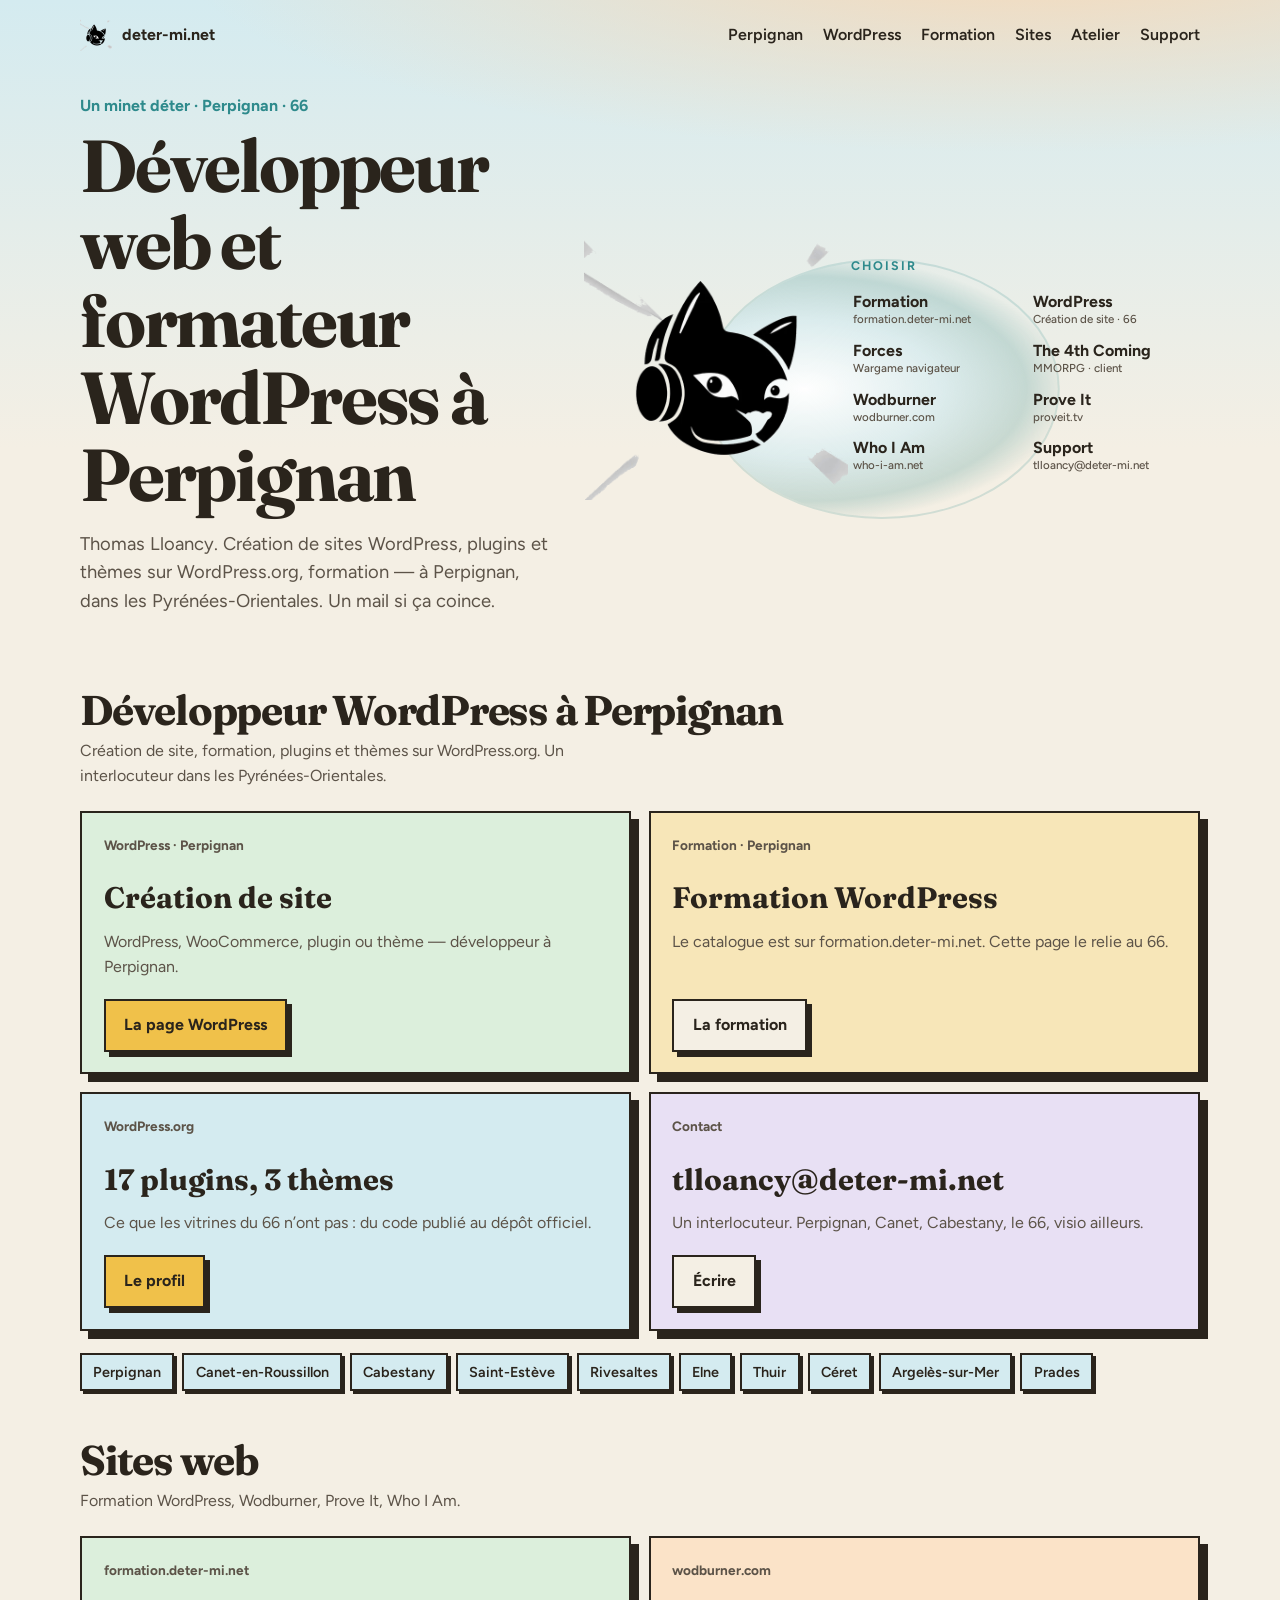
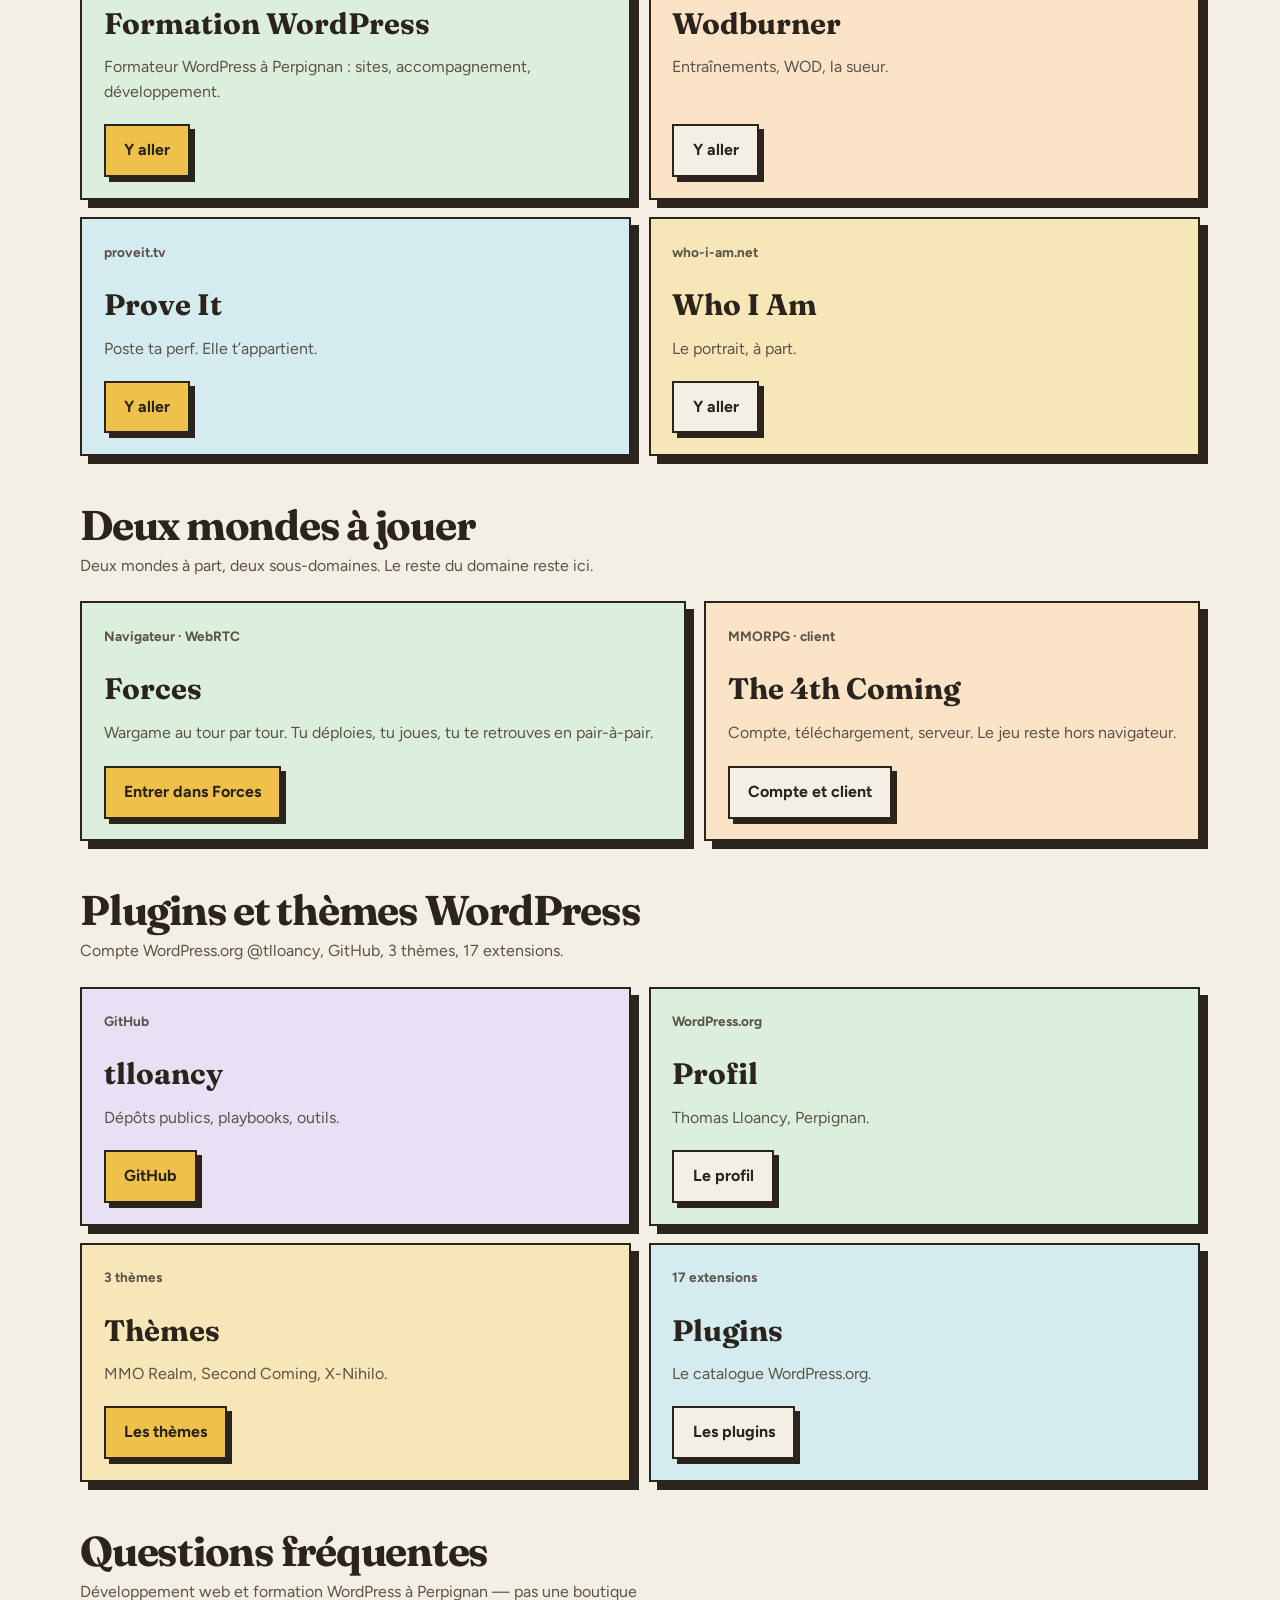
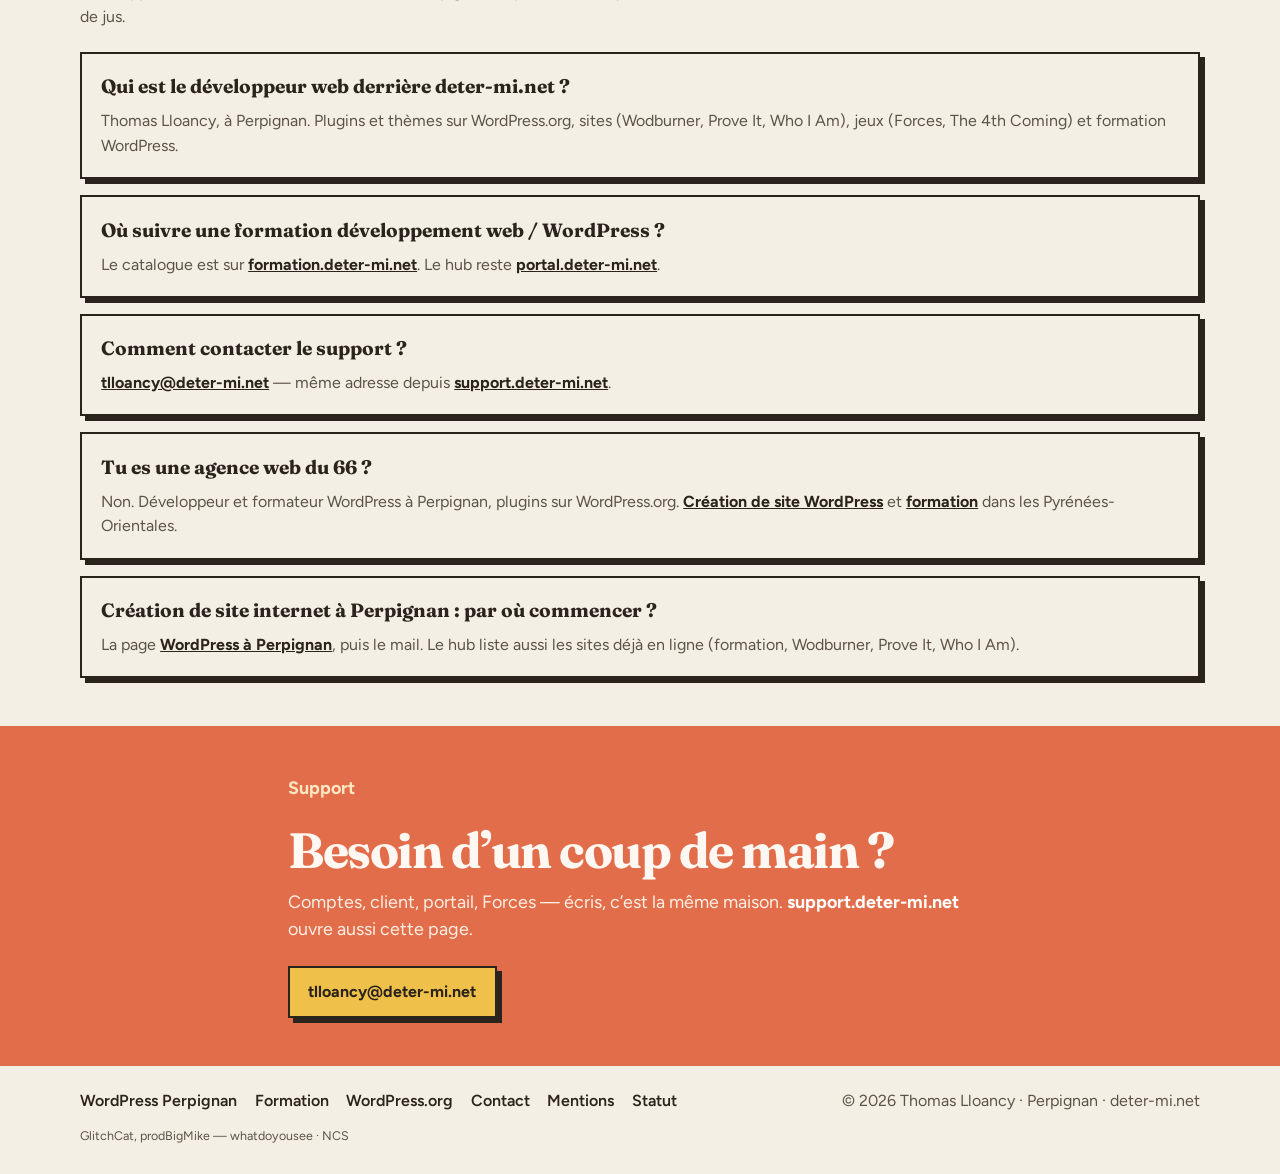
<file: index.html>
<!DOCTYPE html>
<html lang="fr">
  <head>
    <meta charset="utf-8" />
    <meta name="viewport" content="width=device-width, initial-scale=1" />
    <title>Développeur web &amp; WordPress à Perpignan (66) — Thomas Lloancy | deter-mi.net</title>
    <meta
      name="description"
      content="Thomas Lloancy, développeur web et formateur WordPress à Perpignan. Création de sites, plugins WordPress.org, formation. Pyrénées-Orientales. tlloancy@deter-mi.net."
    />
    <meta name="author" content="Thomas Lloancy" />
    <meta name="robots" content="index, follow, max-image-preview:large" />
    <meta name="googlebot" content="index, follow" />
    <link rel="canonical" href="https://portal.deter-mi.net/" />
    <link rel="alternate" hreflang="fr" href="https://portal.deter-mi.net/" />
    <link rel="alternate" hreflang="x-default" href="https://portal.deter-mi.net/" />
    <meta property="og:type" content="website" />
    <meta property="og:locale" content="fr_FR" />
    <meta property="og:site_name" content="deter-mi.net" />
    <meta property="og:url" content="https://portal.deter-mi.net/" />
    <meta property="og:title" content="Développeur web et WordPress à Perpignan — Thomas Lloancy" />
    <meta
      property="og:description"
      content="Création de sites WordPress, formation, plugins WordPress.org. Perpignan, Pyrénées-Orientales."
    />
    <meta property="og:image" content="https://portal.deter-mi.net/assets/logo_cat.png" />
    <meta name="twitter:card" content="summary" />
    <meta name="twitter:title" content="Thomas Lloancy — développeur WordPress à Perpignan" />
    <meta
      name="twitter:description"
      content="Formation, plugins WordPress.org, sites et jeux. deter-mi.net."
    />
    <meta name="theme-color" content="#2e8a8c" />
    <link rel="icon" href="assets/logo_cat_mark.png" type="image/png" />
    <link rel="preconnect" href="https://fonts.googleapis.com" />
    <link rel="preconnect" href="https://fonts.gstatic.com" crossorigin />
    <link
      href="https://fonts.googleapis.com/css2?family=Fraunces:opsz,wght@9..144,500;9..144,700&family=Figtree:wght@400;600;700&display=swap"
      rel="stylesheet"
    />
    <link rel="stylesheet" href="assets/portal.css" />
  </head>
  <body>
    <div class="sky" aria-hidden="true"></div>
    <div class="club" id="club" aria-hidden="true">
      <div class="club-world">
        <div class="club-ceiling"></div>
        <div class="club-horizon"></div>
        <div class="club-floor"></div>
      </div>
      <div class="club-lights">
        <span class="club-spot club-spot-a"></span>
        <span class="club-spot club-spot-b"></span>
        <span class="club-spot club-spot-c"></span>
        <span class="club-spot club-spot-d"></span>
        <span class="club-beam club-beam-a"></span>
        <span class="club-beam club-beam-b"></span>
      </div>
      <div class="club-grain"></div>
    </div>
    <div class="singularity" id="singularity" aria-hidden="true">
      <span class="singularity-point"></span>
      <span class="singularity-laser"></span>
      <span class="singularity-static"></span>
      <pre class="singularity-term"><span class="singularity-prompt">$&gt; </span><span class="singularity-typed"></span><span class="singularity-caret">_</span></pre>
    </div>

    <header class="topbar">
      <a class="brand" href="/">
        <img class="brand-mark" src="assets/logo_cat_mark.png" width="32" height="32" alt="" />
        deter-mi.net
      </a>
      <nav class="nav">
        <a href="#local">Perpignan</a>
        <a href="wordpress-perpignan/">WordPress</a>
        <a href="formation-wordpress-perpignan/">Formation</a>
        <a href="#sites">Sites</a>
        <a href="#atelier">Atelier</a>
        <a href="#support">Support</a>
      </nav>
    </header>

    <main>
      <section class="hero">
        <div class="hero-copy">
          <p class="eyebrow">Un minet déter · Perpignan · 66</p>
          <h1>Développeur web et formateur WordPress à Perpignan</h1>
          <p class="lede">
            Thomas Lloancy. Création de sites WordPress, plugins et thèmes
            sur WordPress.org, formation — à Perpignan, dans les
            Pyrénées-Orientales. Un mail si ça coince.
          </p>
        </div>

        <div class="gate">
          <div class="gate-figure">
            <img
              class="gate-cat"
              src="assets/logo_cat.png"
              width="560"
              height="560"
              alt="Logo deter-mi.net : un chat au casque"
            />
            <span class="gate-glow" aria-hidden="true"></span>
          </div>
          <nav class="gate-portal" aria-label="Choisir une entrée">
            <p class="gate-kicker">Choisir</p>
            <ul class="gate-list">
              <li>
                <a href="https://formation.deter-mi.net">
                  Formation
                  <small>formation.deter-mi.net</small>
                </a>
              </li>
              <li>
                <a href="wordpress-perpignan/">
                  WordPress
                  <small>Création de site · 66</small>
                </a>
              </li>
              <li>
                <a href="https://forces.deter-mi.net">
                  Forces
                  <small>Wargame navigateur</small>
                </a>
              </li>
              <li>
                <a href="https://t4c.deter-mi.net">
                  The 4th Coming
                  <small>MMORPG · client</small>
                </a>
              </li>
              <li>
                <a href="https://wodburner.com">
                  Wodburner
                  <small>wodburner.com</small>
                </a>
              </li>
              <li>
                <a href="https://proveit.tv">
                  Prove It
                  <small>proveit.tv</small>
                </a>
              </li>
              <li>
                <a href="https://who-i-am.net">
                  Who I Am
                  <small>who-i-am.net</small>
                </a>
              </li>
              <li>
                <a href="#support">
                  Support
                  <small>tlloancy@deter-mi.net</small>
                </a>
              </li>
            </ul>
          </nav>
        </div>
      </section>

      <section id="local" class="band">
        <div class="band-head">
          <h2>Développeur WordPress à Perpignan</h2>
          <p>
            Création de site, formation, plugins et thèmes sur WordPress.org.
            Un interlocuteur dans les Pyrénées-Orientales.
          </p>
        </div>
        <div class="tiles tiles-4">
          <article class="tile tile-green">
            <p class="tile-kicker">WordPress · Perpignan</p>
            <h3>Création de site</h3>
            <p>WordPress, WooCommerce, plugin ou thème — développeur à Perpignan.</p>
            <a class="btn" href="wordpress-perpignan/">La page WordPress</a>
          </article>
          <article class="tile tile-sun">
            <p class="tile-kicker">Formation · Perpignan</p>
            <h3>Formation WordPress</h3>
            <p>Le catalogue est sur formation.deter-mi.net. Cette page le relie au 66.</p>
            <a class="btn btn-invert" href="formation-wordpress-perpignan/">La formation</a>
          </article>
          <article class="tile tile-sky">
            <p class="tile-kicker">WordPress.org</p>
            <h3>17 plugins, 3 thèmes</h3>
            <p>Ce que les vitrines du 66 n’ont pas : du code publié au dépôt officiel.</p>
            <a class="btn" href="https://profiles.wordpress.org/tlloancy/" rel="noopener">Le profil</a>
          </article>
          <article class="tile tile-lilac">
            <p class="tile-kicker">Contact</p>
            <h3>tlloancy@deter-mi.net</h3>
            <p>Un interlocuteur. Perpignan, Canet, Cabestany, le 66, visio ailleurs.</p>
            <a class="btn btn-invert" href="mailto:tlloancy@deter-mi.net">Écrire</a>
          </article>
        </div>
        <ul class="place-list">
          <li>Perpignan</li>
          <li>Canet-en-Roussillon</li>
          <li>Cabestany</li>
          <li>Saint-Estève</li>
          <li>Rivesaltes</li>
          <li>Elne</li>
          <li>Thuir</li>
          <li>Céret</li>
          <li>Argelès-sur-Mer</li>
          <li>Prades</li>
        </ul>
      </section>

      <section id="sites" class="band">
        <div class="band-head">
          <h2>Sites web</h2>
          <p>Formation WordPress, Wodburner, Prove It, Who I Am.</p>
        </div>
        <div class="tiles tiles-4">
          <article class="tile tile-green">
            <p class="tile-kicker">formation.deter-mi.net</p>
            <h3>Formation WordPress</h3>
            <p>Formateur WordPress à Perpignan : sites, accompagnement, développement.</p>
            <a class="btn" href="https://formation.deter-mi.net" rel="noopener">Y aller</a>
          </article>
          <article class="tile tile-peach">
            <p class="tile-kicker">wodburner.com</p>
            <h3>Wodburner</h3>
            <p>Entraînements, WOD, la sueur.</p>
            <a class="btn btn-invert" href="https://wodburner.com" rel="noopener">Y aller</a>
          </article>
          <article class="tile tile-sky">
            <p class="tile-kicker">proveit.tv</p>
            <h3>Prove It</h3>
            <p>Poste ta perf. Elle t’appartient.</p>
            <a class="btn" href="https://proveit.tv" rel="noopener">Y aller</a>
          </article>
          <article class="tile tile-sun">
            <p class="tile-kicker">who-i-am.net</p>
            <h3>Who I Am</h3>
            <p>Le portrait, à part.</p>
            <a class="btn btn-invert" href="https://who-i-am.net" rel="noopener">Y aller</a>
          </article>
        </div>
      </section>

      <section id="jeux" class="band">
        <div class="band-head">
          <h2>Deux mondes à jouer</h2>
          <p>Deux mondes à part, deux sous-domaines. Le reste du domaine reste ici.</p>
        </div>
        <div class="tiles">
          <article class="tile tile-forces">
            <p class="tile-kicker">Navigateur · WebRTC</p>
            <h3>Forces</h3>
            <p>Wargame au tour par tour. Tu déploies, tu joues, tu te retrouves en pair-à-pair.</p>
            <a class="btn" href="https://forces.deter-mi.net">Entrer dans Forces</a>
          </article>
          <article class="tile tile-t4c">
            <p class="tile-kicker">MMORPG · client</p>
            <h3>The 4th Coming</h3>
            <p>Compte, téléchargement, serveur. Le jeu reste hors navigateur.</p>
            <a class="btn btn-invert" href="https://t4c.deter-mi.net">Compte et client</a>
          </article>
        </div>
      </section>

      <section id="atelier" class="band">
        <div class="band-head">
          <h2>Plugins et thèmes WordPress</h2>
          <p>Compte WordPress.org @tlloancy, GitHub, 3 thèmes, 17 extensions.</p>
        </div>
        <div class="tiles tiles-4">
          <article class="tile tile-lilac">
            <p class="tile-kicker">GitHub</p>
            <h3>tlloancy</h3>
            <p>Dépôts publics, playbooks, outils.</p>
            <a class="btn" href="https://github.com/tlloancy" rel="noopener">GitHub</a>
          </article>
          <article class="tile tile-green">
            <p class="tile-kicker">WordPress.org</p>
            <h3>Profil</h3>
            <p>Thomas Lloancy, Perpignan.</p>
            <a class="btn btn-invert" href="https://profiles.wordpress.org/tlloancy/" rel="noopener">Le profil</a>
          </article>
          <article class="tile tile-sun">
            <p class="tile-kicker">3 thèmes</p>
            <h3>Thèmes</h3>
            <p>MMO Realm, Second Coming, X-Nihilo.</p>
            <a class="btn" href="https://profiles.wordpress.org/tlloancy/#content-themes" rel="noopener">Les thèmes</a>
          </article>
          <article class="tile tile-sky">
            <p class="tile-kicker">17 extensions</p>
            <h3>Plugins</h3>
            <p>Le catalogue WordPress.org.</p>
            <a class="btn btn-invert" href="https://profiles.wordpress.org/tlloancy/#content-plugins" rel="noopener">Les plugins</a>
          </article>
        </div>
      </section>
    </main>

    <section id="faq" class="band faq" aria-labelledby="faq-title">
      <div class="band-head">
        <h2 id="faq-title">Questions fréquentes</h2>
        <p>Développement web et formation WordPress à Perpignan — pas une boutique de jus.</p>
      </div>
      <dl class="faq-list">
        <div>
          <dt>Qui est le développeur web derrière deter-mi.net ?</dt>
          <dd>
            Thomas Lloancy, à Perpignan. Plugins et thèmes sur WordPress.org,
            sites (Wodburner, Prove It, Who I Am), jeux (Forces, The 4th Coming)
            et formation WordPress.
          </dd>
        </div>
        <div>
          <dt>Où suivre une formation développement web / WordPress ?</dt>
          <dd>
            Le catalogue est sur
            <a href="https://formation.deter-mi.net/">formation.deter-mi.net</a>.
            Le hub reste
            <a href="https://portal.deter-mi.net/">portal.deter-mi.net</a>.
          </dd>
        </div>
        <div>
          <dt>Comment contacter le support ?</dt>
          <dd>
            <a href="mailto:tlloancy@deter-mi.net">tlloancy@deter-mi.net</a>
            — même adresse depuis
            <a href="https://support.deter-mi.net/">support.deter-mi.net</a>.
          </dd>
        </div>
        <div>
          <dt>Tu es une agence web du 66 ?</dt>
          <dd>
            Non. Développeur et formateur WordPress à Perpignan, plugins sur
            WordPress.org.
            <a href="wordpress-perpignan/">Création de site WordPress</a>
            et
            <a href="formation-wordpress-perpignan/">formation</a>
            dans les Pyrénées-Orientales.
          </dd>
        </div>
        <div>
          <dt>Création de site internet à Perpignan : par où commencer ?</dt>
          <dd>
            La page
            <a href="wordpress-perpignan/">WordPress à Perpignan</a>,
            puis le mail. Le hub liste aussi les sites déjà en ligne
            (formation, Wodburner, Prove It, Who I Am).
          </dd>
        </div>
      </dl>
    </section>

    <section id="support" class="support">
      <div class="support-inner">
        <p class="eyebrow">Support</p>
        <h2>Besoin d’un coup de main ?</h2>
        <p>
          Comptes, client, portail, Forces — écris, c’est la même maison.
          <strong>support.deter-mi.net</strong> ouvre aussi cette page.
        </p>
        <a class="btn btn-sun" href="mailto:tlloancy@deter-mi.net">tlloancy@deter-mi.net</a>
      </div>
    </section>

    <footer class="foot">
      <nav class="foot-nav" aria-label="Pied de page">
        <a href="wordpress-perpignan/">WordPress Perpignan</a>
        <a href="formation-wordpress-perpignan/">Formation</a>
        <a href="https://profiles.wordpress.org/tlloancy/" rel="noopener">WordPress.org</a>
        <a href="#contact">Contact</a>
        <a href="#mentions">Mentions</a>
        <a href="#statut">Statut</a>
      </nav>
      <p class="foot-copy">© <span id="year"></span> Thomas Lloancy · Perpignan · deter-mi.net</p>
      <p class="foot-music">
        <a href="https://ncs.io/whatdoyousee" rel="noopener">GlitchCat, prodBigMike — whatdoyousee</a>
        · NCS
      </p>
    </footer>

    <section id="contact" class="panel" hidden>
      <div class="panel-inner">
        <h2>Contact</h2>
        <p>
          <a href="mailto:tlloancy@deter-mi.net">tlloancy@deter-mi.net</a>
        </p>
        <button type="button" class="panel-close" data-close>Fermer</button>
      </div>
    </section>

    <section id="mentions" class="panel" hidden>
      <div class="panel-inner">
        <h2>Mentions légales</h2>
        <dl class="legal">
          <dt>Éditeur</dt>
          <dd>
            deter-mi.net —
            <a href="mailto:tlloancy@deter-mi.net">tlloancy@deter-mi.net</a>
          </dd>
          <dt>Hébergeur</dt>
          <dd>VPS — à compléter (nom, adresse, pays).</dd>
          <dt>Données</dt>
          <dd>
            Page statique. Pas de compte créé ici. The 4th Coming :
            <a href="https://t4c.deter-mi.net">t4c.deter-mi.net</a>.
          </dd>
        </dl>
        <button type="button" class="panel-close" data-close>Fermer</button>
      </div>
    </section>

    <section id="statut" class="panel" hidden>
      <div class="panel-inner">
        <h2>Statut</h2>
        <ul class="status-list">
          <li><span class="dot on"></span> Portail — en ligne</li>
          <li><span class="dot on"></span> Support — même site que le portail</li>
          <li>
            <span class="dot unknown"></span>
            Forces —
            <a href="https://forces.deter-mi.net">forces.deter-mi.net</a>
          </li>
          <li>
            <span class="dot unknown"></span>
            The 4th Coming —
            <a href="https://t4c.deter-mi.net">t4c.deter-mi.net</a>
          </li>
          <li>
            <span class="dot unknown"></span>
            <a href="https://formation.deter-mi.net">formation.deter-mi.net</a>
          </li>
          <li>
            <span class="dot unknown"></span>
            <a href="https://wodburner.com">wodburner.com</a>
          </li>
          <li>
            <span class="dot unknown"></span>
            <a href="https://proveit.tv">proveit.tv</a>
          </li>
          <li>
            <span class="dot unknown"></span>
            <a href="https://who-i-am.net">who-i-am.net</a>
          </li>
        </ul>
        <button type="button" class="panel-close" data-close>Fermer</button>
      </div>
    </section>

    <script type="application/ld+json">
      {
        "@context": "https://schema.org",
        "@graph": [
          {
            "@type": "WebSite",
            "@id": "https://portal.deter-mi.net/#website",
            "url": "https://portal.deter-mi.net/",
            "name": "deter-mi.net",
            "inLanguage": "fr-FR",
            "publisher": { "@id": "https://portal.deter-mi.net/#person" }
          },
          {
            "@type": "Person",
            "@id": "https://portal.deter-mi.net/#person",
            "name": "Thomas Lloancy",
            "alternateName": "tlloancy",
            "jobTitle": "Développeur web et formateur WordPress",
            "email": "mailto:tlloancy@deter-mi.net",
            "url": "https://portal.deter-mi.net/",
            "address": {
              "@type": "PostalAddress",
              "addressLocality": "Perpignan",
              "postalCode": "66000",
              "addressRegion": "Pyrénées-Orientales",
              "addressCountry": "FR"
            },
            "sameAs": [
              "https://github.com/tlloancy",
              "https://profiles.wordpress.org/tlloancy/",
              "https://www.linkedin.com/in/thomas-lloancy-01301058",
              "https://www.codeur.com/-tlloancy",
              "https://formation.deter-mi.net/",
              "https://who-i-am.net/"
            ],
            "worksFor": { "@id": "https://portal.deter-mi.net/#service" }
          },
          {
            "@type": ["ProfessionalService", "LocalBusiness"],
            "@id": "https://portal.deter-mi.net/#service",
            "name": "deter-mi.net — développement et formation WordPress",
            "url": "https://portal.deter-mi.net/",
            "email": "mailto:tlloancy@deter-mi.net",
            "image": "https://portal.deter-mi.net/assets/logo_cat.png",
            "founder": { "@id": "https://portal.deter-mi.net/#person" },
            "employee": { "@id": "https://portal.deter-mi.net/#person" },
            "areaServed": [
              { "@type": "City", "name": "Perpignan" },
              { "@type": "AdministrativeArea", "name": "Pyrénées-Orientales" }
            ],
            "address": {
              "@type": "PostalAddress",
              "addressLocality": "Perpignan",
              "postalCode": "66000",
              "addressRegion": "Pyrénées-Orientales",
              "addressCountry": "FR"
            },
            "knowsAbout": [
              "WordPress",
              "WooCommerce",
              "formation WordPress",
              "développement web",
              "plugins WordPress",
              "création de site internet Perpignan"
            ],
            "hasOfferCatalog": {
              "@type": "OfferCatalog",
              "name": "Prestations deter-mi.net",
              "itemListElement": [
                {
                  "@type": "Offer",
                  "itemOffered": {
                    "@type": "Service",
                    "name": "Création de site WordPress à Perpignan",
                    "url": "https://portal.deter-mi.net/wordpress-perpignan/"
                  }
                },
                {
                  "@type": "Offer",
                  "itemOffered": {
                    "@type": "Service",
                    "name": "Formation WordPress à Perpignan",
                    "url": "https://portal.deter-mi.net/formation-wordpress-perpignan/"
                  }
                }
              ]
            },
            "sameAs": [
              "https://github.com/tlloancy",
              "https://profiles.wordpress.org/tlloancy/",
              "https://www.linkedin.com/in/thomas-lloancy-01301058",
              "https://formation.deter-mi.net/"
            ]
          },
          {
            "@type": "ItemList",
            "name": "Projets deter-mi.net",
            "itemListElement": [
              { "@type": "ListItem", "position": 1, "name": "Formation WordPress", "url": "https://formation.deter-mi.net/" },
              { "@type": "ListItem", "position": 2, "name": "Wodburner", "url": "https://wodburner.com/" },
              { "@type": "ListItem", "position": 3, "name": "Prove It", "url": "https://proveit.tv/" },
              { "@type": "ListItem", "position": 4, "name": "Who I Am", "url": "https://who-i-am.net/" },
              { "@type": "ListItem", "position": 5, "name": "Forces", "url": "https://forces.deter-mi.net/" },
              { "@type": "ListItem", "position": 6, "name": "The 4th Coming", "url": "https://t4c.deter-mi.net/" },
              { "@type": "ListItem", "position": 7, "name": "Plugins WordPress", "url": "https://profiles.wordpress.org/tlloancy/#content-plugins" },
              { "@type": "ListItem", "position": 8, "name": "Thèmes WordPress", "url": "https://profiles.wordpress.org/tlloancy/#content-themes" }
            ]
          },
          {
            "@type": "BreadcrumbList",
            "@id": "https://portal.deter-mi.net/#breadcrumb",
            "itemListElement": [
              {
                "@type": "ListItem",
                "position": 1,
                "name": "Accueil",
                "item": "https://portal.deter-mi.net/"
              }
            ]
          },
          {
            "@type": "FAQPage",
            "@id": "https://portal.deter-mi.net/#faq",
            "url": "https://portal.deter-mi.net/#faq",
            "mainEntity": [
              {
                "@type": "Question",
                "name": "Qui est le développeur web derrière deter-mi.net ?",
                "acceptedAnswer": {
                  "@type": "Answer",
                  "text": "Thomas Lloancy, développeur web et formateur WordPress à Perpignan. Plugins et thèmes sur WordPress.org, sites (Wodburner, Prove It, Who I Am), jeux (Forces, The 4th Coming) et formation WordPress."
                }
              },
              {
                "@type": "Question",
                "name": "Où suivre une formation développement web / WordPress ?",
                "acceptedAnswer": {
                  "@type": "Answer",
                  "text": "Le catalogue est sur https://formation.deter-mi.net/. Le hub du domaine est https://portal.deter-mi.net/."
                }
              },
              {
                "@type": "Question",
                "name": "Comment contacter le support deter-mi.net ?",
                "acceptedAnswer": {
                  "@type": "Answer",
                  "text": "Écrire à tlloancy@deter-mi.net. support.deter-mi.net ouvre la même page que le portail."
                }
              },
              {
                "@type": "Question",
                "name": "Tu es une agence web du 66 ?",
                "acceptedAnswer": {
                  "@type": "Answer",
                  "text": "Non. Thomas Lloancy est développeur et formateur WordPress à Perpignan, avec des plugins et thèmes sur WordPress.org. Création de site : https://portal.deter-mi.net/wordpress-perpignan/. Formation : https://portal.deter-mi.net/formation-wordpress-perpignan/."
                }
              },
              {
                "@type": "Question",
                "name": "Création de site internet à Perpignan : par où commencer ?",
                "acceptedAnswer": {
                  "@type": "Answer",
                  "text": "La page https://portal.deter-mi.net/wordpress-perpignan/ puis tlloancy@deter-mi.net."
                }
              }
            ]
          }
        ]
      }
    </script>
    <script src="assets/portal.js"></script>
  </body>
</html>
</file>
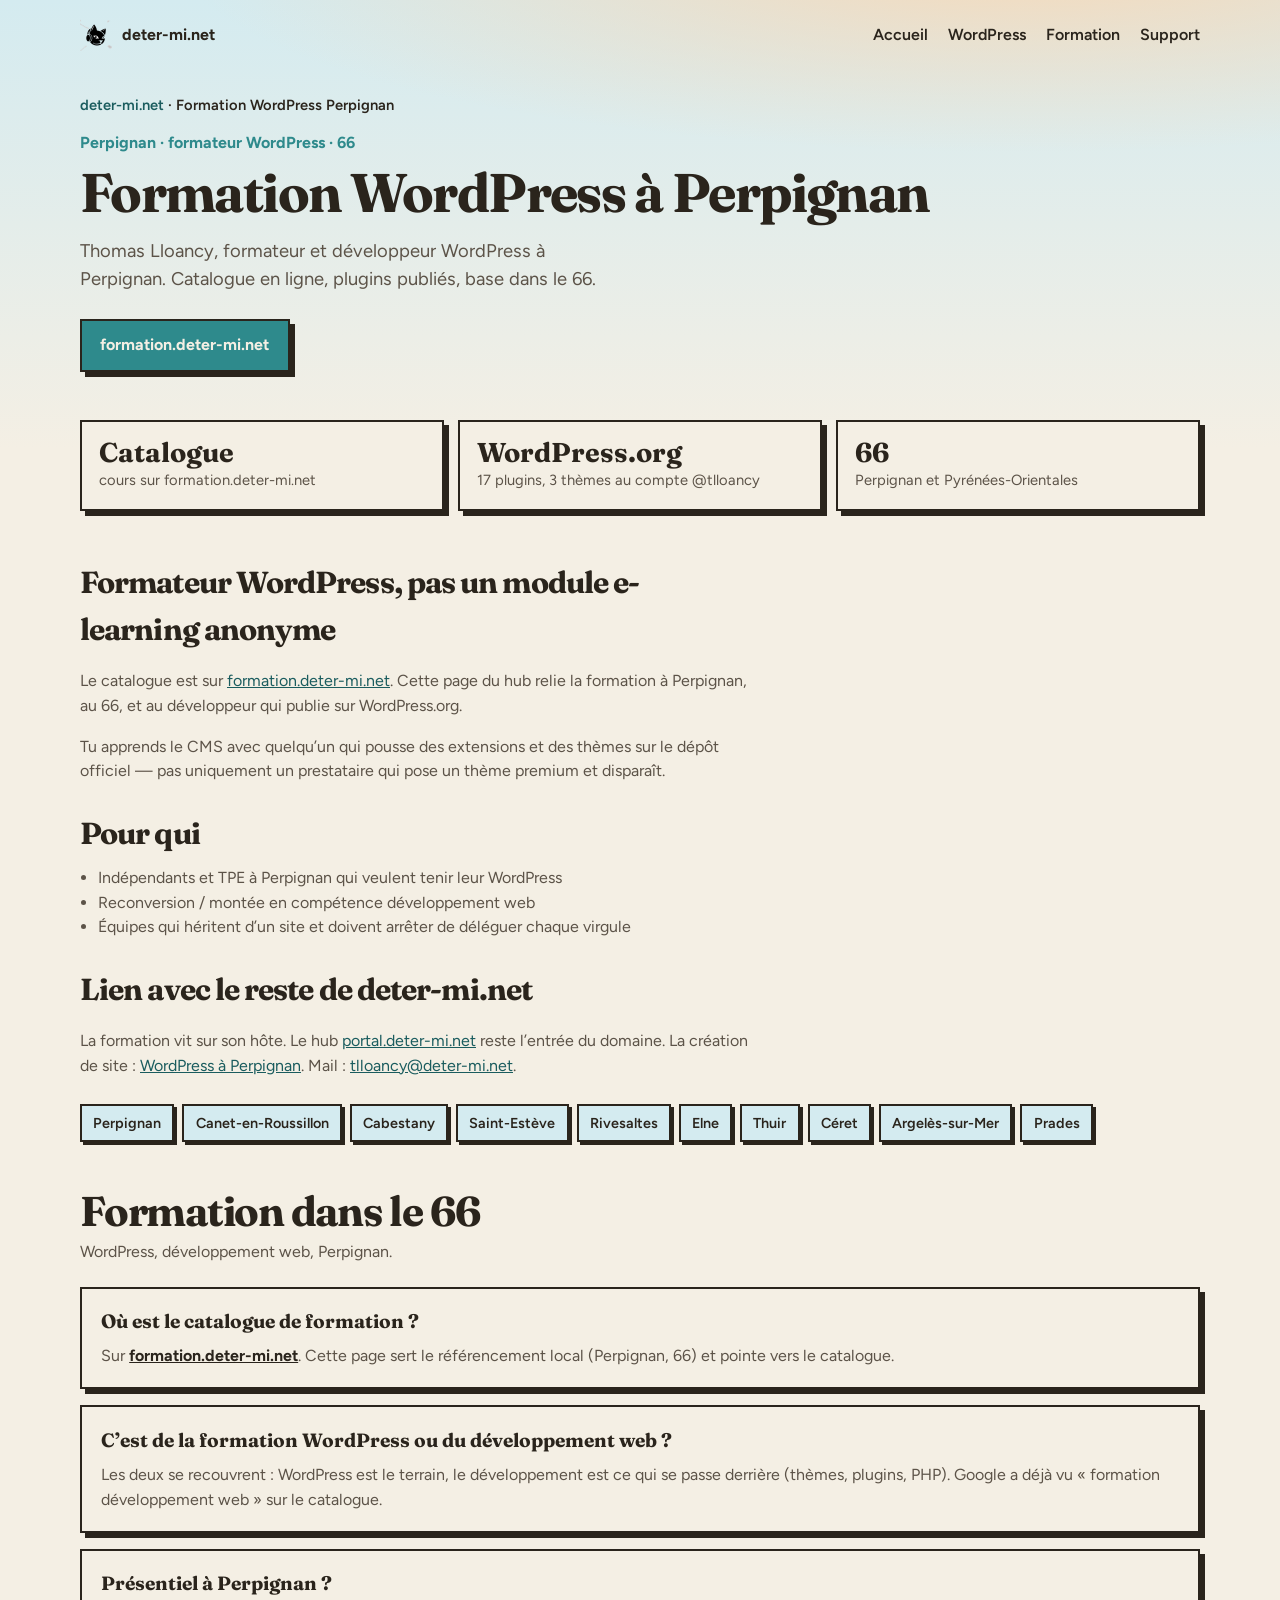
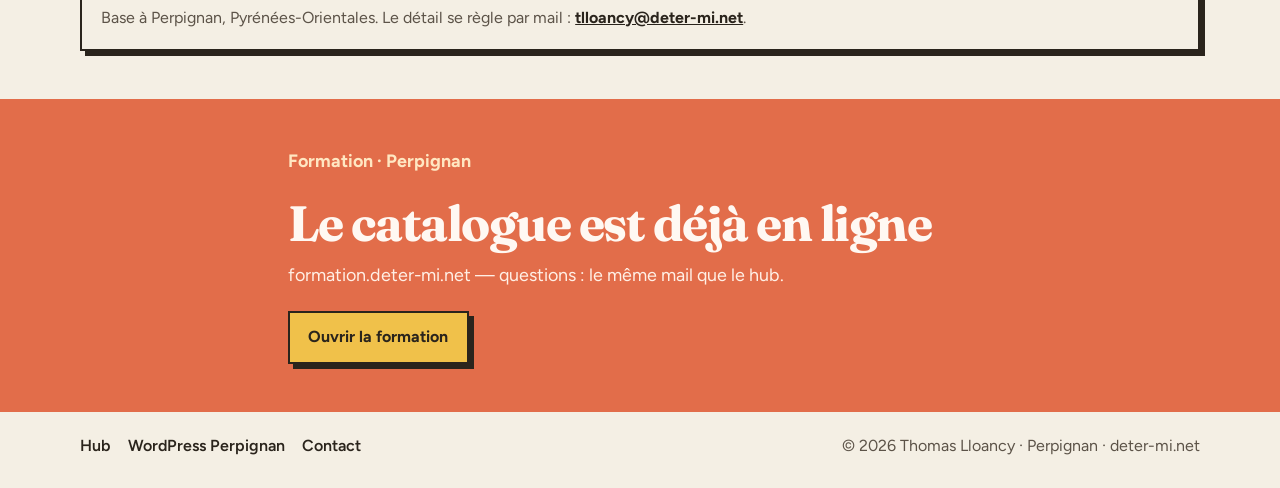
<file: formation-wordpress-perpignan/index.html>
<!DOCTYPE html>
<html lang="fr">
  <head>
    <meta charset="utf-8" />
    <meta name="viewport" content="width=device-width, initial-scale=1" />
    <title>Formation WordPress à Perpignan (66) — Thomas Lloancy | deter-mi.net</title>
    <meta
      name="description"
      content="Formateur WordPress à Perpignan : développement web, sites, plugins. Catalogue sur formation.deter-mi.net. Pyrénées-Orientales. tlloancy@deter-mi.net."
    />
    <meta name="author" content="Thomas Lloancy" />
    <meta name="robots" content="index, follow, max-image-preview:large" />
    <link rel="canonical" href="https://portal.deter-mi.net/formation-wordpress-perpignan/" />
    <link rel="alternate" hreflang="fr" href="https://portal.deter-mi.net/formation-wordpress-perpignan/" />
    <link rel="alternate" hreflang="x-default" href="https://portal.deter-mi.net/formation-wordpress-perpignan/" />
    <meta property="og:type" content="website" />
    <meta property="og:locale" content="fr_FR" />
    <meta property="og:site_name" content="deter-mi.net" />
    <meta property="og:url" content="https://portal.deter-mi.net/formation-wordpress-perpignan/" />
    <meta property="og:title" content="Formation WordPress à Perpignan — Thomas Lloancy" />
    <meta
      property="og:description"
      content="Formateur WordPress à Perpignan. Catalogue formation.deter-mi.net."
    />
    <meta name="twitter:card" content="summary" />
    <meta name="theme-color" content="#2e8a8c" />
    <link rel="icon" href="../assets/logo_cat_mark.png" type="image/png" />
    <link rel="preconnect" href="https://fonts.googleapis.com" />
    <link rel="preconnect" href="https://fonts.gstatic.com" crossorigin />
    <link
      href="https://fonts.googleapis.com/css2?family=Fraunces:opsz,wght@9..144,500;9..144,700&family=Figtree:wght@400;600;700&display=swap"
      rel="stylesheet"
    />
    <link rel="stylesheet" href="../assets/portal.css" />
  </head>
  <body>
    <div class="sky" aria-hidden="true"></div>

    <header class="topbar">
      <a class="brand" href="/">
        <img class="brand-mark" src="../assets/logo_cat_mark.png" width="32" height="32" alt="" />
        deter-mi.net
      </a>
      <nav class="nav">
        <a href="/">Accueil</a>
        <a href="/wordpress-perpignan/">WordPress</a>
        <a href="/formation-wordpress-perpignan/">Formation</a>
        <a href="/#support">Support</a>
      </nav>
    </header>

    <main>
      <section class="hero page-hero">
        <p class="crumbs">
          <a href="/">deter-mi.net</a>
          · Formation WordPress Perpignan
        </p>
        <p class="eyebrow">Perpignan · formateur WordPress · 66</p>
        <h1>Formation WordPress à Perpignan</h1>
        <p class="lede">
          Thomas Lloancy, formateur et développeur WordPress à Perpignan.
          Catalogue en ligne, plugins publiés, base dans le 66.
        </p>
        <a class="btn btn-water" href="https://formation.deter-mi.net/">formation.deter-mi.net</a>
      </section>

      <div class="band">
        <div class="proof" aria-label="Preuves formation">
          <p class="proof-card"><strong>Catalogue</strong> <span>cours sur formation.deter-mi.net</span></p>
          <p class="proof-card"><strong>WordPress.org</strong> <span>17 plugins, 3 thèmes au compte @tlloancy</span></p>
          <p class="proof-card"><strong>66</strong> <span>Perpignan et Pyrénées-Orientales</span></p>
        </div>

        <div class="prose">
          <h2>Formateur WordPress, pas un module e-learning anonyme</h2>
          <p>
            Le catalogue est sur
            <a href="https://formation.deter-mi.net/">formation.deter-mi.net</a>.
            Cette page du hub relie la formation à Perpignan, au 66, et au
            développeur qui publie sur WordPress.org.
          </p>
          <p>
            Tu apprends le CMS avec quelqu’un qui pousse des extensions et des
            thèmes sur le dépôt officiel — pas uniquement un prestataire qui
            pose un thème premium et disparaît.
          </p>

          <h2>Pour qui</h2>
          <ul>
            <li>Indépendants et TPE à Perpignan qui veulent tenir leur WordPress</li>
            <li>Reconversion / montée en compétence développement web</li>
            <li>Équipes qui héritent d’un site et doivent arrêter de déléguer chaque virgule</li>
          </ul>

          <h2>Lien avec le reste de deter-mi.net</h2>
          <p>
            La formation vit sur son hôte.
            Le hub
            <a href="https://portal.deter-mi.net/">portal.deter-mi.net</a>
            reste l’entrée du domaine. La création de site :
            <a href="https://portal.deter-mi.net/wordpress-perpignan/">WordPress à Perpignan</a>.
            Mail :
            <a href="mailto:tlloancy@deter-mi.net">tlloancy@deter-mi.net</a>.
          </p>
        </div>

        <ul class="place-list">
          <li>Perpignan</li>
          <li>Canet-en-Roussillon</li>
          <li>Cabestany</li>
          <li>Saint-Estève</li>
          <li>Rivesaltes</li>
          <li>Elne</li>
          <li>Thuir</li>
          <li>Céret</li>
          <li>Argelès-sur-Mer</li>
          <li>Prades</li>
        </ul>
      </div>
    </main>

    <section id="faq" class="band faq" aria-labelledby="faq-title">
      <div class="band-head">
        <h2 id="faq-title">Formation dans le 66</h2>
        <p>WordPress, développement web, Perpignan.</p>
      </div>
      <dl class="faq-list">
        <div>
          <dt>Où est le catalogue de formation ?</dt>
          <dd>
            Sur
            <a href="https://formation.deter-mi.net/">formation.deter-mi.net</a>.
            Cette page sert le référencement local (Perpignan, 66) et pointe
            vers le catalogue.
          </dd>
        </div>
        <div>
          <dt>C’est de la formation WordPress ou du développement web ?</dt>
          <dd>
            Les deux se recouvrent : WordPress est le terrain, le
            développement est ce qui se passe derrière (thèmes, plugins, PHP).
            Google a déjà vu « formation développement web » sur le catalogue.
          </dd>
        </div>
        <div>
          <dt>Présentiel à Perpignan ?</dt>
          <dd>
            Base à Perpignan, Pyrénées-Orientales. Le détail se règle par mail :
            <a href="mailto:tlloancy@deter-mi.net">tlloancy@deter-mi.net</a>.
          </dd>
        </div>
      </dl>
    </section>

    <section class="support">
      <div class="support-inner">
        <p class="eyebrow">Formation · Perpignan</p>
        <h2>Le catalogue est déjà en ligne</h2>
        <p>formation.deter-mi.net — questions : le même mail que le hub.</p>
        <a class="btn btn-sun" href="https://formation.deter-mi.net/">Ouvrir la formation</a>
      </div>
    </section>

    <footer class="foot">
      <nav class="foot-nav" aria-label="Pied de page">
        <a href="/">Hub</a>
        <a href="/wordpress-perpignan/">WordPress Perpignan</a>
        <a href="mailto:tlloancy@deter-mi.net">Contact</a>
      </nav>
      <p class="foot-copy">© <span id="year"></span> Thomas Lloancy · Perpignan · deter-mi.net</p>
    </footer>

    <script type="application/ld+json">
      {
        "@context": "https://schema.org",
        "@graph": [
          {
            "@type": "WebPage",
            "@id": "https://portal.deter-mi.net/formation-wordpress-perpignan/#page",
            "url": "https://portal.deter-mi.net/formation-wordpress-perpignan/",
            "name": "Formation WordPress à Perpignan",
            "isPartOf": { "@id": "https://portal.deter-mi.net/#website" },
            "about": { "@id": "https://portal.deter-mi.net/#person" },
            "breadcrumb": { "@id": "https://portal.deter-mi.net/formation-wordpress-perpignan/#breadcrumb" }
          },
          {
            "@type": "BreadcrumbList",
            "@id": "https://portal.deter-mi.net/formation-wordpress-perpignan/#breadcrumb",
            "itemListElement": [
              {
                "@type": "ListItem",
                "position": 1,
                "name": "deter-mi.net",
                "item": "https://portal.deter-mi.net/"
              },
              {
                "@type": "ListItem",
                "position": 2,
                "name": "Formation WordPress Perpignan",
                "item": "https://portal.deter-mi.net/formation-wordpress-perpignan/"
              }
            ]
          },
          {
            "@type": "Service",
            "name": "Formation WordPress à Perpignan",
            "serviceType": "Formation WordPress",
            "description": "Formation WordPress et développement web à Perpignan, Pyrénées-Orientales. Catalogue sur formation.deter-mi.net.",
            "url": "https://portal.deter-mi.net/formation-wordpress-perpignan/",
            "provider": { "@id": "https://portal.deter-mi.net/#service" },
            "areaServed": [
              { "@type": "City", "name": "Perpignan" },
              { "@type": "AdministrativeArea", "name": "Pyrénées-Orientales" }
            ]
          },
          {
            "@type": "FAQPage",
            "mainEntity": [
              {
                "@type": "Question",
                "name": "Où est le catalogue de formation WordPress ?",
                "acceptedAnswer": {
                  "@type": "Answer",
                  "text": "Sur https://formation.deter-mi.net/. La page https://portal.deter-mi.net/formation-wordpress-perpignan/ relie la formation à Perpignan et au 66."
                }
              },
              {
                "@type": "Question",
                "name": "C’est de la formation WordPress ou du développement web ?",
                "acceptedAnswer": {
                  "@type": "Answer",
                  "text": "Les deux se recouvrent : WordPress est le terrain, le développement (thèmes, plugins, PHP) est ce qui se passe derrière."
                }
              },
              {
                "@type": "Question",
                "name": "Présentiel à Perpignan ?",
                "acceptedAnswer": {
                  "@type": "Answer",
                  "text": "Base à Perpignan, Pyrénées-Orientales. Détail par mail : tlloancy@deter-mi.net."
                }
              }
            ]
          }
        ]
      }
    </script>
    <script src="../assets/portal.js"></script>
  </body>
</html>
</file>
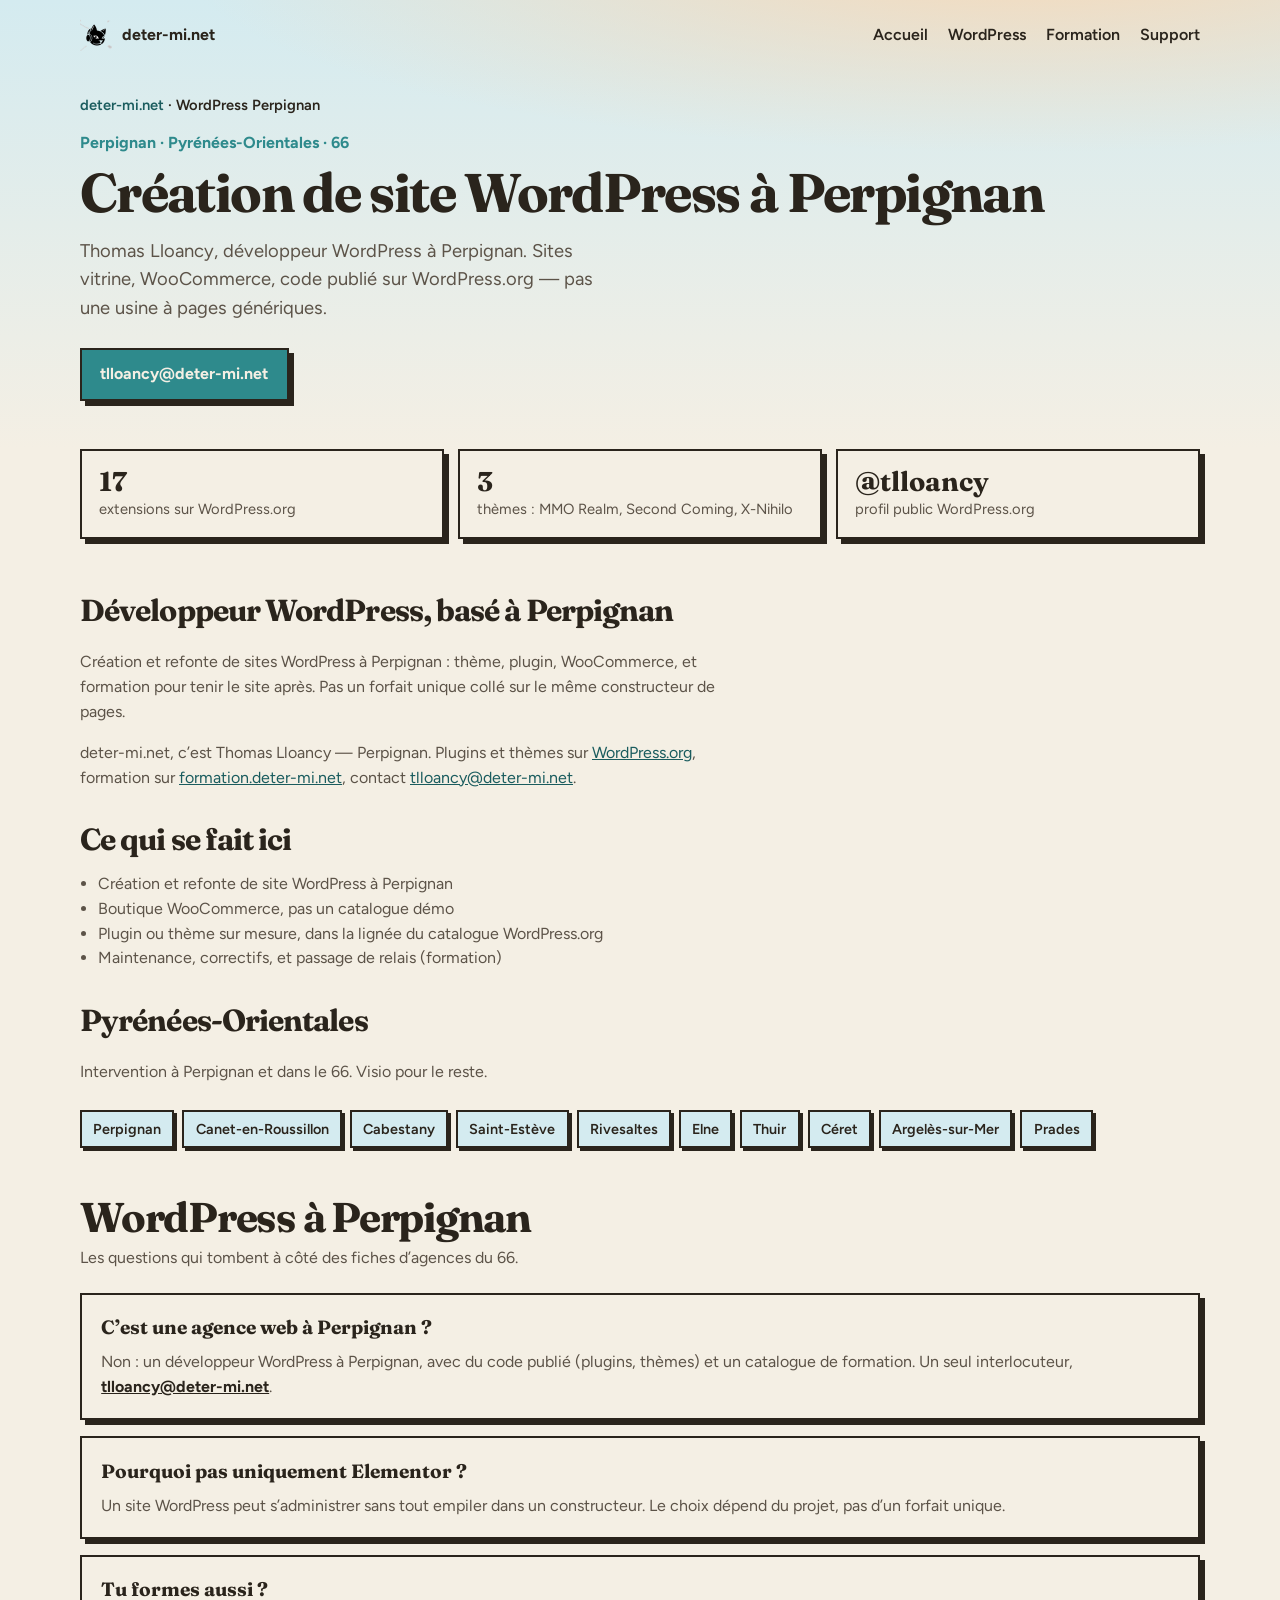
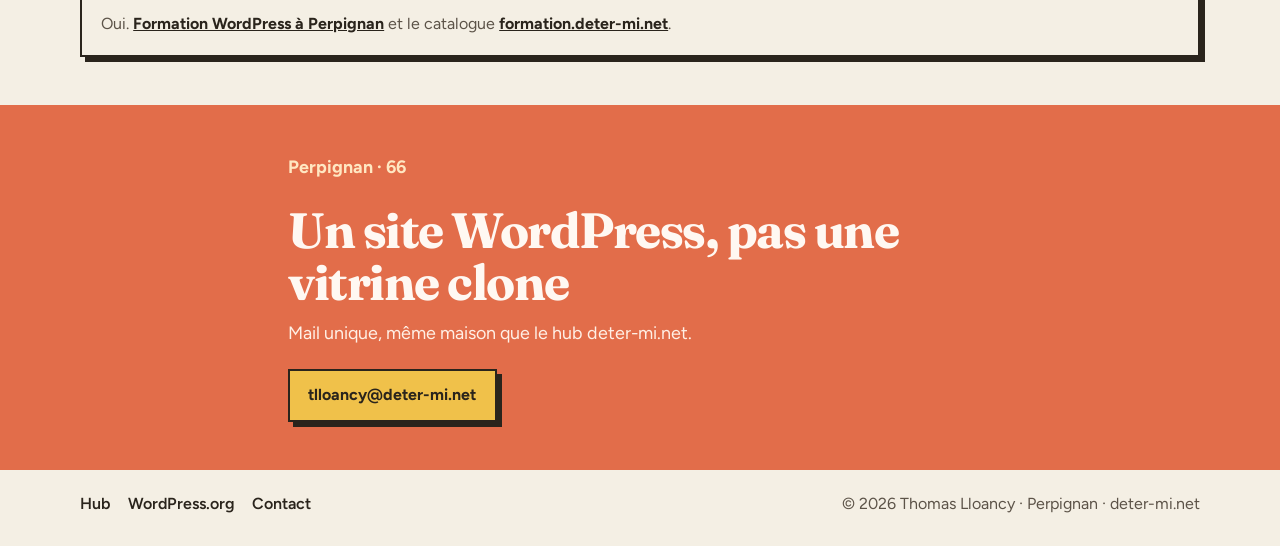
<file: wordpress-perpignan/index.html>
<!DOCTYPE html>
<html lang="fr">
  <head>
    <meta charset="utf-8" />
    <meta name="viewport" content="width=device-width, initial-scale=1" />
    <title>Création de site WordPress à Perpignan (66) — Thomas Lloancy | deter-mi.net</title>
    <meta
      name="description"
      content="Développeur WordPress à Perpignan : création et refonte de sites, WooCommerce, plugins publiés sur WordPress.org. Pyrénées-Orientales. tlloancy@deter-mi.net."
    />
    <meta name="author" content="Thomas Lloancy" />
    <meta name="robots" content="index, follow, max-image-preview:large" />
    <link rel="canonical" href="https://portal.deter-mi.net/wordpress-perpignan/" />
    <link rel="alternate" hreflang="fr" href="https://portal.deter-mi.net/wordpress-perpignan/" />
    <link rel="alternate" hreflang="x-default" href="https://portal.deter-mi.net/wordpress-perpignan/" />
    <meta property="og:type" content="website" />
    <meta property="og:locale" content="fr_FR" />
    <meta property="og:site_name" content="deter-mi.net" />
    <meta property="og:url" content="https://portal.deter-mi.net/wordpress-perpignan/" />
    <meta property="og:title" content="Création de site WordPress à Perpignan — Thomas Lloancy" />
    <meta
      property="og:description"
      content="WordPress, WooCommerce et plugins WordPress.org. Perpignan et Pyrénées-Orientales."
    />
    <meta name="twitter:card" content="summary" />
    <meta name="theme-color" content="#2e8a8c" />
    <link rel="icon" href="../assets/logo_cat_mark.png" type="image/png" />
    <link rel="preconnect" href="https://fonts.googleapis.com" />
    <link rel="preconnect" href="https://fonts.gstatic.com" crossorigin />
    <link
      href="https://fonts.googleapis.com/css2?family=Fraunces:opsz,wght@9..144,500;9..144,700&family=Figtree:wght@400;600;700&display=swap"
      rel="stylesheet"
    />
    <link rel="stylesheet" href="../assets/portal.css" />
  </head>
  <body>
    <div class="sky" aria-hidden="true"></div>

    <header class="topbar">
      <a class="brand" href="/">
        <img class="brand-mark" src="../assets/logo_cat_mark.png" width="32" height="32" alt="" />
        deter-mi.net
      </a>
      <nav class="nav">
        <a href="/">Accueil</a>
        <a href="/wordpress-perpignan/">WordPress</a>
        <a href="/formation-wordpress-perpignan/">Formation</a>
        <a href="/#support">Support</a>
      </nav>
    </header>

    <main>
      <section class="hero page-hero">
        <p class="crumbs">
          <a href="/">deter-mi.net</a>
          · WordPress Perpignan
        </p>
        <p class="eyebrow">Perpignan · Pyrénées-Orientales · 66</p>
        <h1>Création de site WordPress à Perpignan</h1>
        <p class="lede">
          Thomas Lloancy, développeur WordPress à Perpignan. Sites vitrine,
          WooCommerce, code publié sur WordPress.org — pas une usine à pages
          génériques.
        </p>
        <a class="btn btn-water" href="mailto:tlloancy@deter-mi.net">tlloancy@deter-mi.net</a>
      </section>

      <div class="band">
        <div class="proof" aria-label="Preuves WordPress.org">
          <p class="proof-card"><strong>17</strong> <span>extensions sur WordPress.org</span></p>
          <p class="proof-card"><strong>3</strong> <span>thèmes : MMO Realm, Second Coming, X-Nihilo</span></p>
          <p class="proof-card"><strong>@tlloancy</strong> <span>profil public WordPress.org</span></p>
        </div>

        <div class="prose">
          <h2>Développeur WordPress, basé à Perpignan</h2>
          <p>
            Création et refonte de sites WordPress à Perpignan : thème,
            plugin, WooCommerce, et formation pour tenir le site après.
            Pas un forfait unique collé sur le même constructeur de pages.
          </p>
          <p>
            deter-mi.net, c’est Thomas Lloancy — Perpignan. Plugins et thèmes
            sur
            <a href="https://profiles.wordpress.org/tlloancy/" rel="noopener">WordPress.org</a>,
            formation sur
            <a href="https://formation.deter-mi.net/">formation.deter-mi.net</a>,
            contact
            <a href="mailto:tlloancy@deter-mi.net">tlloancy@deter-mi.net</a>.
          </p>

          <h2>Ce qui se fait ici</h2>
          <ul>
            <li>Création et refonte de site WordPress à Perpignan</li>
            <li>Boutique WooCommerce, pas un catalogue démo</li>
            <li>Plugin ou thème sur mesure, dans la lignée du catalogue WordPress.org</li>
            <li>Maintenance, correctifs, et passage de relais (formation)</li>
          </ul>

          <h2>Pyrénées-Orientales</h2>
          <p>
            Intervention à Perpignan et dans le 66. Visio pour le reste.
          </p>
        </div>

        <ul class="place-list">
          <li>Perpignan</li>
          <li>Canet-en-Roussillon</li>
          <li>Cabestany</li>
          <li>Saint-Estève</li>
          <li>Rivesaltes</li>
          <li>Elne</li>
          <li>Thuir</li>
          <li>Céret</li>
          <li>Argelès-sur-Mer</li>
          <li>Prades</li>
        </ul>
      </div>
    </main>

    <section id="faq" class="band faq" aria-labelledby="faq-title">
      <div class="band-head">
        <h2 id="faq-title">WordPress à Perpignan</h2>
        <p>Les questions qui tombent à côté des fiches d’agences du 66.</p>
      </div>
      <dl class="faq-list">
        <div>
          <dt>C’est une agence web à Perpignan ?</dt>
          <dd>
            Non : un développeur WordPress à Perpignan, avec du code publié
            (plugins, thèmes) et un catalogue de formation. Un seul interlocuteur,
            <a href="mailto:tlloancy@deter-mi.net">tlloancy@deter-mi.net</a>.
          </dd>
        </div>
        <div>
          <dt>Pourquoi pas uniquement Elementor ?</dt>
          <dd>
            Un site WordPress peut s’administrer sans tout empiler dans un
            constructeur. Le choix dépend du projet, pas d’un forfait unique.
          </dd>
        </div>
        <div>
          <dt>Tu formes aussi ?</dt>
          <dd>
            Oui.
            <a href="https://portal.deter-mi.net/formation-wordpress-perpignan/">Formation WordPress à Perpignan</a>
            et le catalogue
            <a href="https://formation.deter-mi.net/">formation.deter-mi.net</a>.
          </dd>
        </div>
      </dl>
    </section>

    <section class="support">
      <div class="support-inner">
        <p class="eyebrow">Perpignan · 66</p>
        <h2>Un site WordPress, pas une vitrine clone</h2>
        <p>Mail unique, même maison que le hub deter-mi.net.</p>
        <a class="btn btn-sun" href="mailto:tlloancy@deter-mi.net">tlloancy@deter-mi.net</a>
      </div>
    </section>

    <footer class="foot">
      <nav class="foot-nav" aria-label="Pied de page">
        <a href="/">Hub</a>
        <a href="https://profiles.wordpress.org/tlloancy/" rel="noopener">WordPress.org</a>
        <a href="mailto:tlloancy@deter-mi.net">Contact</a>
      </nav>
      <p class="foot-copy">© <span id="year"></span> Thomas Lloancy · Perpignan · deter-mi.net</p>
    </footer>

    <script type="application/ld+json">
      {
        "@context": "https://schema.org",
        "@graph": [
          {
            "@type": "WebPage",
            "@id": "https://portal.deter-mi.net/wordpress-perpignan/#page",
            "url": "https://portal.deter-mi.net/wordpress-perpignan/",
            "name": "Création de site WordPress à Perpignan",
            "isPartOf": { "@id": "https://portal.deter-mi.net/#website" },
            "about": { "@id": "https://portal.deter-mi.net/#service" },
            "breadcrumb": { "@id": "https://portal.deter-mi.net/wordpress-perpignan/#breadcrumb" }
          },
          {
            "@type": "BreadcrumbList",
            "@id": "https://portal.deter-mi.net/wordpress-perpignan/#breadcrumb",
            "itemListElement": [
              {
                "@type": "ListItem",
                "position": 1,
                "name": "deter-mi.net",
                "item": "https://portal.deter-mi.net/"
              },
              {
                "@type": "ListItem",
                "position": 2,
                "name": "WordPress Perpignan",
                "item": "https://portal.deter-mi.net/wordpress-perpignan/"
              }
            ]
          },
          {
            "@type": "Service",
            "@id": "https://portal.deter-mi.net/wordpress-perpignan/#service",
            "name": "Création de site WordPress à Perpignan",
            "serviceType": "Développement WordPress",
            "url": "https://portal.deter-mi.net/wordpress-perpignan/",
            "provider": { "@id": "https://portal.deter-mi.net/#service" },
            "areaServed": [
              { "@type": "City", "name": "Perpignan" },
              { "@type": "AdministrativeArea", "name": "Pyrénées-Orientales" }
            ]
          },
          {
            "@type": "FAQPage",
            "mainEntity": [
              {
                "@type": "Question",
                "name": "C’est une agence web à Perpignan ?",
                "acceptedAnswer": {
                  "@type": "Answer",
                  "text": "Non : Thomas Lloancy est développeur WordPress à Perpignan, avec des plugins et thèmes publiés sur WordPress.org et un catalogue de formation. Contact : tlloancy@deter-mi.net."
                }
              },
              {
                "@type": "Question",
                "name": "Pourquoi pas uniquement Elementor ?",
                "acceptedAnswer": {
                  "@type": "Answer",
                  "text": "Un site WordPress peut s’administrer sans tout empiler dans un constructeur. Le choix dépend du projet, pas d’un forfait unique."
                }
              },
              {
                "@type": "Question",
                "name": "Tu formes aussi ?",
                "acceptedAnswer": {
                  "@type": "Answer",
                  "text": "Oui. Formation WordPress à Perpignan : https://portal.deter-mi.net/formation-wordpress-perpignan/ et https://formation.deter-mi.net/."
                }
              }
            ]
          }
        ]
      }
    </script>
    <script src="../assets/portal.js"></script>
  </body>
</html>
</file>
<file: assets/portal.css>
:root {
  --paper: #f4efe4;
  --sky: #d4ebf0;
  --ink: #2a241c;
  --muted: #5c5348;
  --water: #2e8a8c;
  --water-deep: #1a5c5e;
  --clay: #e26d4a;
  --leaf: #4f8b5a;
  --sun: #f0c14a;
  --stone: #c9b8a0;
  --max: 1120px;
  --display: "Fraunces", "Times New Roman", serif;
  --sans: "Figtree", "Segoe UI", sans-serif;
}

*,
*::before,
*::after {
  box-sizing: border-box;
}

html {
  scroll-behavior: smooth;
}

body {
  margin: 0;
  min-height: 100vh;
  display: flex;
  flex-direction: column;
  font-family: var(--sans);
  color: var(--ink);
  background: var(--paper);
  line-height: 1.55;
}

.sky {
  position: fixed;
  inset: 0 0 auto;
  height: 28rem;
  pointer-events: none;
  background: radial-gradient(120% 80% at 80% -10%, #f7d9b8 0%, transparent 55%),
    linear-gradient(180deg, var(--sky) 0%, var(--paper) 100%);
  z-index: 0;
}

a {
  color: var(--water-deep);
}

a:hover {
  color: var(--clay);
}

.topbar,
.hero,
.band,
.support,
.faq,
.foot {
  position: relative;
  z-index: 1;
}

.topbar {
  display: flex;
  align-items: center;
  justify-content: space-between;
  gap: 1rem;
  width: min(100% - 2rem, var(--max));
  margin: 0 auto;
  padding: 1.2rem 0;
}

.brand {
  display: flex;
  align-items: center;
  gap: 0.65rem;
  color: var(--ink);
  text-decoration: none;
  font-weight: 700;
}

.brand:hover {
  color: var(--ink);
}

.brand-mark {
  width: 2rem;
  height: 2rem;
  display: block;
  object-fit: contain;
}

.nav {
  display: flex;
  flex-wrap: wrap;
  justify-content: flex-end;
  gap: 1.25rem;
}

.nav a {
  color: var(--ink);
  text-decoration: none;
  font-weight: 600;
}

.nav a:hover {
  color: var(--water);
}

.hero {
  display: grid;
  grid-template-columns: 0.9fr 1.15fr;
  align-items: center;
  gap: 1.2rem 1.4rem;
  width: min(100% - 2rem, var(--max));
  margin: 0 auto;
  padding: 1.5rem 0 3rem;
}

.eyebrow {
  margin: 0 0 0.5rem;
  color: var(--water);
  font-weight: 700;
}

.hero h1,
.band-head h2,
.support h2 {
  font-family: var(--display);
  font-weight: 700;
  letter-spacing: -0.03em;
  line-height: 1.05;
}

.hero h1 {
  margin: 0 0 1rem;
  font-size: clamp(2.6rem, 7vw, 4.6rem);
}

.lede,
.band-head p,
.support p,
.tile p {
  color: var(--muted);
}

.lede {
  max-width: 34rem;
  margin: 0 0 1.6rem;
  font-size: 1.15rem;
}

.gate {
  position: relative;
  display: grid;
  grid-template-columns: minmax(11rem, 16.5rem) minmax(0, 1fr);
  align-items: center;
  min-height: 18rem;
  overflow: visible;
}

.gate-figure {
  position: relative;
  z-index: 2;
}

.gate-cat {
  position: relative;
  z-index: 2;
  display: block;
  width: 100%;
  height: auto;
}

.gate-glow {
  position: absolute;
  left: 62%;
  top: 58%;
  z-index: 1;
  width: 22rem;
  height: 16rem;
  transform: translate(-12%, -50%);
  border-radius: 50%;
  pointer-events: none;
  background: radial-gradient(
    ellipse at 28% 50%,
    rgba(255, 255, 255, 0.95) 0%,
    rgba(212, 235, 240, 0.7) 38%,
    rgba(46, 138, 140, 0.22) 62%,
    transparent 74%
  );
  box-shadow: 0 0 0 2px rgba(46, 138, 140, 0.18);
  animation: gate-breathe 5s ease-in-out infinite;
}

.gate-portal {
  position: relative;
  z-index: 3;
  min-height: 0;
  margin-left: -0.4rem;
  padding: 0.4rem 0.2rem 0.4rem 0.6rem;
  display: flex;
  flex-direction: column;
  justify-content: center;
}

.gate-kicker {
  position: relative;
  margin: 0 0 0.7rem;
  color: var(--water);
  font-weight: 700;
  font-size: 0.78rem;
  letter-spacing: 0.16em;
  text-transform: uppercase;
}

.gate-list {
  position: relative;
  display: grid;
  grid-template-columns: 1fr 1fr;
  gap: 0.1rem 0.9rem;
  margin: 0;
  padding: 0;
  list-style: none;
}

.gate-list a {
  display: block;
  padding: 0.38rem 0.1rem;
  color: var(--ink);
  text-decoration: none;
  font-weight: 700;
  line-height: 1.2;
}

.gate-list a:hover {
  color: var(--water-deep);
}

.gate-list small {
  display: block;
  margin-top: 0.12rem;
  font-weight: 500;
  color: var(--muted);
  font-size: 0.72rem;
}

@keyframes gate-breathe {
  50% {
    transform: scale(1.035);
    opacity: 0.55;
  }
}

.btn {
  display: inline-block;
  padding: 0.75rem 1.15rem;
  border: 2px solid var(--ink);
  background: var(--sun);
  color: var(--ink);
  font-weight: 700;
  text-decoration: none;
  box-shadow: 5px 5px 0 var(--ink);
}

.btn:hover {
  color: var(--ink);
  transform: translate(2px, 2px);
  box-shadow: 3px 3px 0 var(--ink);
}

.btn-water {
  background: var(--water);
  color: #f4efe4;
}

.btn-water:hover {
  color: #f4efe4;
}

.btn-invert {
  background: var(--paper);
}

.btn-sun {
  background: var(--sun);
}

.band {
  width: min(100% - 2rem, var(--max));
  margin: 0 auto 3rem;
}

.band-head h2 {
  margin: 0 0 0.4rem;
  font-size: clamp(1.8rem, 4vw, 2.6rem);
}

.band-head p {
  margin: 0 0 1.4rem;
  max-width: 36rem;
}

.tiles {
  display: grid;
  grid-template-columns: 1.1fr 0.9fr;
  gap: 1.1rem;
}

.tiles-4 {
  grid-template-columns: 1fr 1fr;
}

.tile {
  min-height: 15rem;
  padding: 1.4rem 1.35rem 1.3rem;
  display: flex;
  flex-direction: column;
  align-items: flex-start;
  border: 2px solid var(--ink);
  box-shadow: 8px 8px 0 var(--ink);
}

.tiles-4 .tile {
  min-height: 13.5rem;
}

.tile-forces,
.tile-green {
  background: #dcefdc;
}

.tile-t4c,
.tile-peach {
  background: #fbe3c8;
}

.tile-sky {
  background: #d4ebf0;
}

.tile-sun {
  background: #f7e6b8;
}

.tile-lilac {
  background: #e8e0f4;
}

.tile-kicker {
  margin: 0 0 0.45rem;
  font-weight: 700;
  color: var(--water-deep);
  font-size: 0.85rem;
}

.tile h3 {
  margin: 0 0 0.55rem;
  font-family: var(--display);
  font-size: 1.85rem;
}

.tile p {
  margin: 0 0 1.2rem;
}

.tile .btn {
  margin-top: auto;
}

.faq-list {
  display: grid;
  gap: 1rem;
  margin: 0;
}

.faq-list > div {
  padding: 1.15rem 1.2rem;
  border: 2px solid var(--ink);
  background: var(--paper);
  box-shadow: 5px 5px 0 var(--ink);
}

.faq-list dt {
  font-family: var(--display);
  font-size: 1.2rem;
  font-weight: 700;
  margin: 0 0 0.45rem;
}

.faq-list dd {
  margin: 0;
  color: var(--muted);
}

.faq-list a {
  color: var(--ink);
  font-weight: 700;
}

.crumbs {
  margin: 0 0 0.85rem;
  font-size: 0.92rem;
  font-weight: 600;
}

.crumbs a {
  color: var(--water-deep);
  text-decoration: none;
}

.page-hero {
  display: block;
  padding-bottom: 2rem;
}

.page-hero h1 {
  font-size: clamp(2.1rem, 5.5vw, 3.4rem);
}

.prose {
  max-width: 42rem;
  margin: 0 0 1.6rem;
}

.prose h2 {
  margin: 1.6rem 0 0.55rem;
  font-family: var(--display);
  font-size: clamp(1.45rem, 3vw, 1.9rem);
  letter-spacing: -0.03em;
}

.prose p,
.prose li {
  color: var(--muted);
}

.prose ul {
  margin: 0 0 1rem;
  padding-left: 1.15rem;
}

.place-list {
  display: flex;
  flex-wrap: wrap;
  gap: 0.5rem;
  margin: 1.4rem 0 0;
  padding: 0;
  list-style: none;
}

.band .place-list {
  margin-bottom: 0;
}

.place-list li {
  border: 2px solid var(--ink);
  background: #d4ebf0;
  padding: 0.35rem 0.7rem;
  font-weight: 600;
  font-size: 0.9rem;
  box-shadow: 3px 3px 0 var(--ink);
}

.proof {
  display: grid;
  grid-template-columns: repeat(3, 1fr);
  gap: 0.85rem;
  margin: 0 0 2rem;
}

.proof-card {
  padding: 1rem 1.05rem;
  border: 2px solid var(--ink);
  background: var(--paper);
  box-shadow: 5px 5px 0 var(--ink);
}

.proof-card strong {
  display: block;
  font-family: var(--display);
  font-size: 1.7rem;
  line-height: 1.1;
}

.proof-card span {
  color: var(--muted);
  font-size: 0.92rem;
}

.support {
  background: var(--clay);
  color: #fff8f2;
  padding: 3rem 1rem;
}

.support-inner {
  width: min(100% - 1rem, 44rem);
  margin: 0 auto;
}

.support .eyebrow {
  color: #ffe7c2;
}

.support h2 {
  margin: 0 0 0.7rem;
  font-size: clamp(2rem, 5vw, 3.1rem);
}

.support p {
  color: #fff0e6;
  font-size: 1.12rem;
  margin: 0 0 1.4rem;
}

.support strong {
  color: #fff;
}

.foot {
  display: flex;
  flex-wrap: wrap;
  align-items: center;
  justify-content: space-between;
  gap: 0.8rem 1.5rem;
  width: min(100% - 2rem, var(--max));
  margin: 0 auto;
  padding: 1.4rem 0 1.8rem;
  color: var(--muted);
}

.foot-nav {
  display: flex;
  flex-wrap: wrap;
  gap: 1.1rem;
}

.foot-nav a {
  color: var(--ink);
  text-decoration: none;
  font-weight: 600;
}

.foot-copy {
  margin: 0;
}

.foot-music {
  margin: 0;
  width: 100%;
  font-size: 0.78rem;
}

.foot-music a {
  color: var(--muted);
  text-decoration: none;
}

.foot-music a:hover {
  color: var(--ink);
}

.panel {
  position: fixed;
  inset: 0;
  z-index: 20;
  display: grid;
  place-items: center;
  padding: 1rem;
  background: rgba(42, 36, 28, 0.35);
}

.panel[hidden] {
  display: none;
}

.panel-inner {
  width: min(100%, 36rem);
  max-height: min(80vh, 40rem);
  overflow: auto;
  padding: 1.5rem 1.4rem 1.2rem;
  background: var(--paper);
  border: 2px solid var(--ink);
  box-shadow: 8px 8px 0 var(--ink);
}

.panel-inner h2 {
  margin: 0 0 0.8rem;
  font-family: var(--display);
}

.legal {
  margin: 0 0 1.2rem;
}

.legal dt {
  margin-top: 0.9rem;
  font-weight: 700;
}

.legal dd {
  margin: 0.25rem 0 0;
  color: var(--muted);
}

.status-list {
  margin: 0 0 1.2rem;
  padding: 0;
  list-style: none;
}

.status-list li {
  display: flex;
  align-items: center;
  gap: 0.55rem;
  margin: 0.45rem 0;
}

.dot {
  width: 9px;
  height: 9px;
  border-radius: 50%;
  background: var(--stone);
  flex-shrink: 0;
}

.dot.on {
  background: var(--leaf);
}

.dot.unknown {
  background: var(--sun);
}

.panel-close {
  appearance: none;
  border: 2px solid var(--ink);
  background: var(--sun);
  color: var(--ink);
  padding: 0.45rem 0.8rem;
  font: inherit;
  font-weight: 700;
  cursor: pointer;
}

@media (max-width: 860px) {
  .hero,
  .tiles,
  .tiles-4,
  .proof {
    grid-template-columns: 1fr;
  }

  .hero {
    padding-top: 0.4rem;
  }

  .gate {
    grid-template-columns: 1fr;
    justify-items: center;
    min-height: 0;
    gap: 0;
  }

  .gate-figure {
    width: min(14rem, 70%);
  }

  .gate-glow {
    left: 50%;
    top: 78%;
    width: 18rem;
    height: 10rem;
    transform: translate(-50%, -20%);
  }

  .gate-portal {
    margin-left: 0;
    width: 100%;
    padding: 1.2rem 0.4rem 0.2rem;
  }

  .nav {
    gap: 0.85rem;
    font-size: 0.95rem;
  }
}

.singularity {
  position: fixed;
  inset: 0;
  z-index: 6;
  margin: 0;
  padding: 0;
  border: 0;
  pointer-events: none;
  overflow: hidden;
  --sx: 12%;
  --sy: 14%;
}

.singularity:not(.is-live) {
  visibility: hidden;
}

.singularity-point,
.singularity-laser,
.singularity-static,
.singularity-term {
  position: absolute;
  left: var(--sx);
  top: var(--sy);
  pointer-events: none;
}

.singularity-point {
  width: 5px;
  height: 5px;
  margin: -2px 0 0 -2px;
  border-radius: 50%;
  background: #fff;
  opacity: 0;
  box-shadow: 0 0 10px 3px rgba(255, 255, 255, 0.9), 0 0 28px 8px rgba(46, 138, 140, 0.55);
}

.singularity.is-live .singularity-point {
  animation: sing-point 0.55s ease-out forwards;
}

.singularity-laser {
  height: 2px;
  width: 0;
  margin-top: -1px;
  background: linear-gradient(90deg, #fff 0%, #7fd0d2 45%, transparent 100%);
  box-shadow: 0 0 8px #fff, 0 0 18px var(--water);
  transform-origin: left center;
  opacity: 0;
}

.singularity.is-laser .singularity-laser {
  animation: sing-laser 0.38s ease-out forwards;
}

.singularity-static {
  width: 16rem;
  height: 5.5rem;
  margin: -1.4rem 0 0 -0.4rem;
  opacity: 0;
  background: repeating-linear-gradient(
      0deg,
      rgba(255, 255, 255, 0.22) 0 1px,
      transparent 1px 3px
    ),
    repeating-linear-gradient(
      90deg,
      rgba(46, 138, 140, 0.18) 0 1px,
      transparent 1px 2px
    );
  mix-blend-mode: overlay;
}

.singularity.is-laser .singularity-static {
  animation: sing-static 0.4s steps(5) forwards;
}

.singularity-term {
  margin: 0.7rem 0 0;
  min-width: 16rem;
  padding: 0.7rem 0.85rem 0.75rem;
  background: rgba(18, 20, 18, 0.88);
  color: #d7ece9;
  font: 0.82rem/1.45 ui-monospace, "Cascadia Code", Consolas, monospace;
  letter-spacing: 0.02em;
  opacity: 0;
  transform: scale(0.04);
  transform-origin: 0 0;
  box-shadow: 0 0 0 1px rgba(127, 208, 210, 0.35), 0 12px 32px rgba(42, 36, 28, 0.28);
}

.singularity.is-term .singularity-term {
  opacity: 1;
  transform: scale(1);
  animation: sing-term 0.48s cubic-bezier(0.16, 0.84, 0.32, 1) both;
}

.singularity-prompt {
  color: #7fd0d2;
}

.singularity-caret {
  color: #f4efe4;
  animation: sing-caret 1s steps(1) infinite;
}

.singularity.is-done .singularity-point,
.singularity.is-done .singularity-laser,
.singularity.is-done .singularity-static {
  opacity: 0;
}

@keyframes sing-point {
  0% {
    opacity: 0;
    transform: scale(0);
  }
  40% {
    opacity: 1;
    transform: scale(1.6);
  }
  100% {
    opacity: 1;
    transform: scale(1);
  }
}

@keyframes sing-laser {
  0% {
    width: 0;
    opacity: 0;
  }
  20% {
    opacity: 1;
  }
  100% {
    width: 18rem;
    opacity: 0.85;
  }
}

@keyframes sing-static {
  0% {
    opacity: 0;
  }
  40% {
    opacity: 0.7;
  }
  100% {
    opacity: 0;
  }
}

@keyframes sing-term {
  0% {
    opacity: 0;
    transform: scale(0.04);
  }
  100% {
    opacity: 1;
    transform: scale(1);
  }
}

@keyframes sing-caret {
  50% {
    opacity: 0;
  }
}

@media (prefers-reduced-motion: reduce) {
  .singularity,
  .club {
    display: none;
  }
}

body.is-club .sky {
  opacity: 0;
}

.club {
  position: fixed;
  inset: 0;
  z-index: 0;
  margin: 0;
  pointer-events: none;
  overflow: hidden;
  visibility: hidden;
  opacity: 0;
  background: #12080a;
}

.club.is-on {
  visibility: visible;
  opacity: 1;
}

.club-world {
  position: absolute;
  inset: 0;
  perspective: 420px;
  perspective-origin: 50% 42%;
}

.club-ceiling,
.club-floor {
  position: absolute;
  left: -40%;
  width: 180%;
  height: 58%;
}

.club-ceiling {
  top: -18%;
  transform: rotateX(-78deg);
  transform-origin: 50% 100%;
  background:
    repeating-linear-gradient(
      90deg,
      #2a1810 0 28px,
      #3d2418 28px 56px
    ),
    repeating-linear-gradient(
      0deg,
      rgba(0, 0, 0, 0.35) 0 2px,
      transparent 2px 48px
    );
  background-size: 56px 48px, 56px 48px;
  box-shadow: inset 0 -40px 80px rgba(0, 0, 0, 0.65);
}

.club-floor {
  bottom: -22%;
  transform: rotateX(74deg);
  transform-origin: 50% 0%;
  background:
    repeating-linear-gradient(
      90deg,
      #6b3d22 0 36px,
      #8a5430 36px 38px,
      #c4a06a 38px 72px,
      #3d2414 72px 74px
    );
  background-size: 74px 74px;
  box-shadow: inset 0 50px 90px rgba(0, 0, 0, 0.55);
}

.club-horizon {
  position: absolute;
  left: 0;
  right: 0;
  top: 38%;
  height: 24%;
  background:
    linear-gradient(180deg, transparent, rgba(18, 8, 10, 0.2) 30%, #1a0c10 100%),
    repeating-linear-gradient(
      90deg,
      #24140e 0 18px,
      #3a2218 18px 20px
    );
}

.club-lights {
  position: absolute;
  inset: 0;
  mix-blend-mode: screen;
}

.club-spot {
  position: absolute;
  width: 70vmax;
  height: 70vmax;
  margin: -35vmax 0 0 -35vmax;
  border-radius: 50%;
  filter: blur(12px);
}

.club-spot-a {
  background: radial-gradient(circle, rgba(80, 230, 255, 0.55) 0%, transparent 62%);
  animation: club-wander-a 3.8s ease-in-out infinite;
}

.club-spot-b {
  background: radial-gradient(circle, rgba(255, 210, 60, 0.48) 0%, transparent 60%);
  animation: club-wander-b 4.6s ease-in-out infinite;
}

.club-spot-c {
  background: radial-gradient(circle, rgba(255, 70, 140, 0.42) 0%, transparent 58%);
  animation: club-wander-c 3.2s ease-in-out infinite;
}

.club-spot-d {
  background: radial-gradient(circle, rgba(120, 255, 170, 0.32) 0%, transparent 64%);
  animation: club-wander-d 5.1s ease-in-out infinite;
}

.club-beam {
  position: absolute;
  top: -8%;
  height: 85%;
  clip-path: polygon(42% 0, 58% 0, 100% 100%, 0 100%);
  filter: blur(2px);
  opacity: 0.7;
}

.club-beam-a {
  left: 8%;
  width: 38%;
  background: linear-gradient(180deg, rgba(255, 230, 170, 0.5), rgba(255, 180, 80, 0.12) 55%, transparent);
  animation: club-beam-a 5.4s ease-in-out infinite;
}

.club-beam-b {
  left: 52%;
  width: 34%;
  background: linear-gradient(180deg, rgba(120, 230, 255, 0.45), rgba(40, 120, 180, 0.1) 50%, transparent);
  animation: club-beam-b 6.2s ease-in-out infinite;
}

.club-grain {
  position: absolute;
  inset: 0;
  opacity: 0.18;
  background: repeating-linear-gradient(
    0deg,
    rgba(255, 255, 255, 0.06) 0 1px,
    transparent 1px 3px
  );
  mix-blend-mode: overlay;
  animation: club-flicker 0.18s steps(2) infinite;
}

body.is-club .hero h1,
body.is-club .lede,
body.is-club .eyebrow {
  text-shadow: 0 1px 0 #12080a, 0 0 18px rgba(18, 8, 10, 0.8);
}

@keyframes club-wander-a {
  0%,
  100% {
    left: 18%;
    top: 22%;
  }
  50% {
    left: 72%;
    top: 48%;
  }
}

@keyframes club-wander-b {
  0%,
  100% {
    left: 78%;
    top: 18%;
  }
  50% {
    left: 24%;
    top: 62%;
  }
}

@keyframes club-wander-c {
  0%,
  100% {
    left: 48%;
    top: 70%;
  }
  50% {
    left: 60%;
    top: 16%;
  }
}

@keyframes club-wander-d {
  0%,
  100% {
    left: 10%;
    top: 58%;
  }
  50% {
    left: 88%;
    top: 36%;
  }
}

@keyframes club-beam-a {
  0%,
  100% {
    transform: translateX(0) rotate(-8deg);
    opacity: 0.45;
  }
  50% {
    transform: translateX(18%) rotate(10deg);
    opacity: 0.85;
  }
}

@keyframes club-beam-b {
  0%,
  100% {
    transform: translateX(0) rotate(6deg);
    opacity: 0.4;
  }
  50% {
    transform: translateX(-16%) rotate(-9deg);
    opacity: 0.8;
  }
}

@keyframes club-flicker {
  50% {
    opacity: 0.1;
  }
}
</file>
